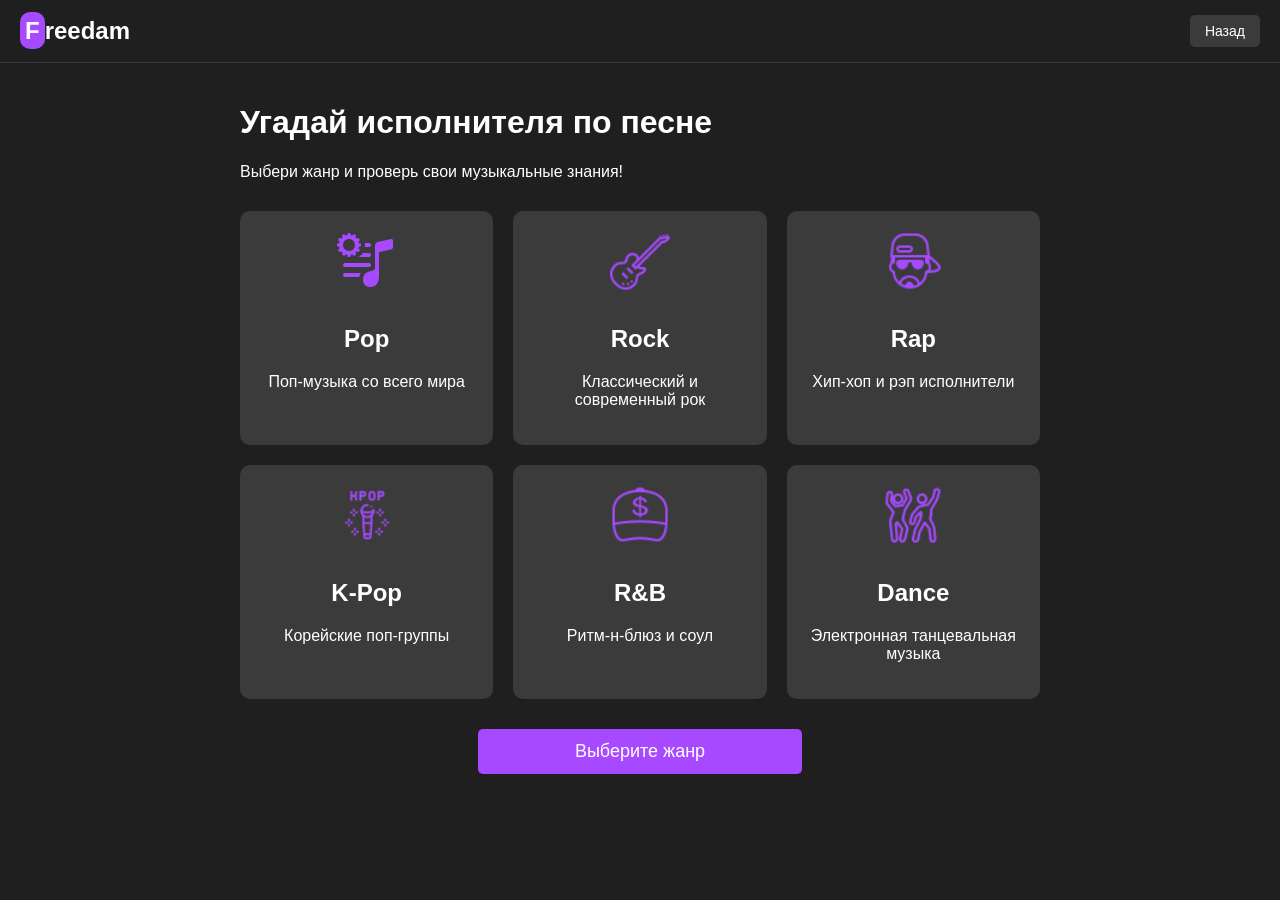
<file: play-main.html>
<!DOCTYPE html>
<html lang="ru">
<head>
    <meta charset="UTF-8">
    <meta name="viewport" content="width=device-width, initial-scale=1.0">
    <link rel="stylesheet" href="play-main.css">
    <title>Угадай исполнителя по песне</title>
</head>
<body>
    <!-- Новая шапка -->
    <div class="header">
        <h1><span>F</span>reedam</h1>
        <a href="index.html" class="back-btn">Назад</a>
    </div>

    <div class="container" id="main-menu">
        <header>
            <h1>Угадай исполнителя по песне</h1>
            <p>Выбери жанр и проверь свои музыкальные знания!</p>
        </header>

        <div class="genre-grid">
            <div class="genre-card" data-genre="pop">
                <img src="pop-icon.png.png" class="genre-icon" alt="Pop">
                <h2>Pop</h2>
                <p>Поп-музыка со всего мира</p>
            </div>

            <div class="genre-card" data-genre="rock">
                <img src="rock-icon.png.png" class="genre-icon" alt="Rock">
                <h2>Rock</h2>
                <p>Классический и современный рок</p>
            </div>

            <div class="genre-card" data-genre="rap">
                <img src="rap-icon.png.png" class="genre-icon" alt="Rap">
                <h2>Rap</h2>
                <p>Хип-хоп и рэп исполнители</p>
            </div>

            <div class="genre-card" data-genre="kpop">
                <img src="kpop-icon.png.png" class="genre-icon" alt="K-Pop">
                <h2>K-Pop</h2>
                <p>Корейские поп-группы</p>
            </div>

            <div class="genre-card" data-genre="rb">
                <img src="rb-icon.png.png" class="genre-icon" alt="R&B">
                <h2>R&B</h2>
                <p>Ритм-н-блюз и соул</p>
            </div>

            <div class="genre-card" data-genre="dance">
                <img src="dance-icon.png.png" class="genre-icon" alt="Dance">
                <h2>Dance</h2>
                <p>Электронная танцевальная музыка</p>
            </div>
        </div>

        <a href="#" class="play-btn" id="play-btn">Выберите жанр</a>
    </div>

    <script>
        document.addEventListener('DOMContentLoaded', function() {
            let selectedGenre = null;
            const genreCards = document.querySelectorAll('.genre-card');
            const playBtn = document.getElementById('play-btn');

            // Обработка выбора жанра
            genreCards.forEach(card => {
                card.addEventListener('click', function() {
                    // Убираем выделение со всех карточек
                    genreCards.forEach(c => c.classList.remove('selected'));
                    
                    // Выделяем выбранную карточку
                    this.classList.add('selected');
                    selectedGenre = this.getAttribute('data-genre');
                    
                    // Обновляем текст кнопки
                    const genreName = this.querySelector('h2').textContent;
                    playBtn.textContent = `Играть: ${genreName}`;
                });
            });

            // Обработка нажатия кнопки "Играть"
            playBtn.addEventListener('click', function(e) {
                if (!selectedGenre) {
                    e.preventDefault();
                    alert('Пожалуйста, выберите жанр!');
                    return;
                }

                // Пока перенаправляем только на рок, остальные жанры можно добавить позже
                if (selectedGenre === 'rock') {
                    window.location.href = 'play-music.html?genre=rock';
                } else {
                    e.preventDefault();
                    alert('Этот жанр пока недоступен. Выберите Rock для игры.');
                }
            });
        });
    </script>
</body>
</html>
</file>
<file: play-main.css>
.header {
    background-color: #1f1f1f;
    padding: 15px 20px;
    display: flex;
    justify-content: space-between;
    align-items: center;
    border-bottom: 1px solid #3b3b3b;
}

.header h1 {
    color: white;
    margin: 0;
    font-size: 24px;
}

.header h1 span {
    background-color: rgb(167, 74, 255);
    padding: 5px;
    border-radius: 10px;
}

.back-btn {
    background-color: #3b3b3b;
    color: white;
    border: none;
    padding: 8px 15px;
    border-radius: 5px;
    cursor: pointer;
    text-decoration: none;
    font-size: 14px;
    transition: background-color 0.3s;
}

.back-btn:hover {
    background-color: #4a4a4a;
}

/* Остальные стили */
body {
    margin: 0;
    padding: 0;
    font-family: Arial, sans-serif;
    background-color: #1f1f1f;
    color: white;
}

.container {
    max-width: 800px;
    margin: 0 auto;
    padding: 20px;
}

.genre-grid {
    display: grid;
    grid-template-columns: repeat(auto-fill, minmax(200px, 1fr));
    gap: 20px;
    margin: 30px 0;
}

.genre-card {
    background-color: #3b3b3b;
    border-radius: 10px;
    padding: 20px;
    text-align: center;
    cursor: pointer;
    transition: transform 0.3s, background-color 0.3s;
}

.genre-card:hover {
    transform: translateY(-5px);
    background-color: #4a4a4a;
}

.genre-card.selected {
    background-color: rgb(167, 74, 255);
}

.genre-icon {
    width: 60px;
    height: 60px;
    margin: 0 auto 10px;
    object-fit: contain;
}

.play-btn {
    display: block;
    width: 100%;
    max-width: 300px;
    margin: 30px auto;
    padding: 12px;
    background-color: rgb(167, 74, 255);
    color: white;
    border: none;
    border-radius: 5px;
    font-size: 18px;
    cursor: pointer;
    text-align: center;
    text-decoration: none;
    transition: background-color 0.3s;
}

.play-btn:hover {
    background-color: rgb(140, 50, 230);
}

@media (max-width: 600px) {
    .genre-grid {
        grid-template-columns: 1fr;
    }
}
</file>
